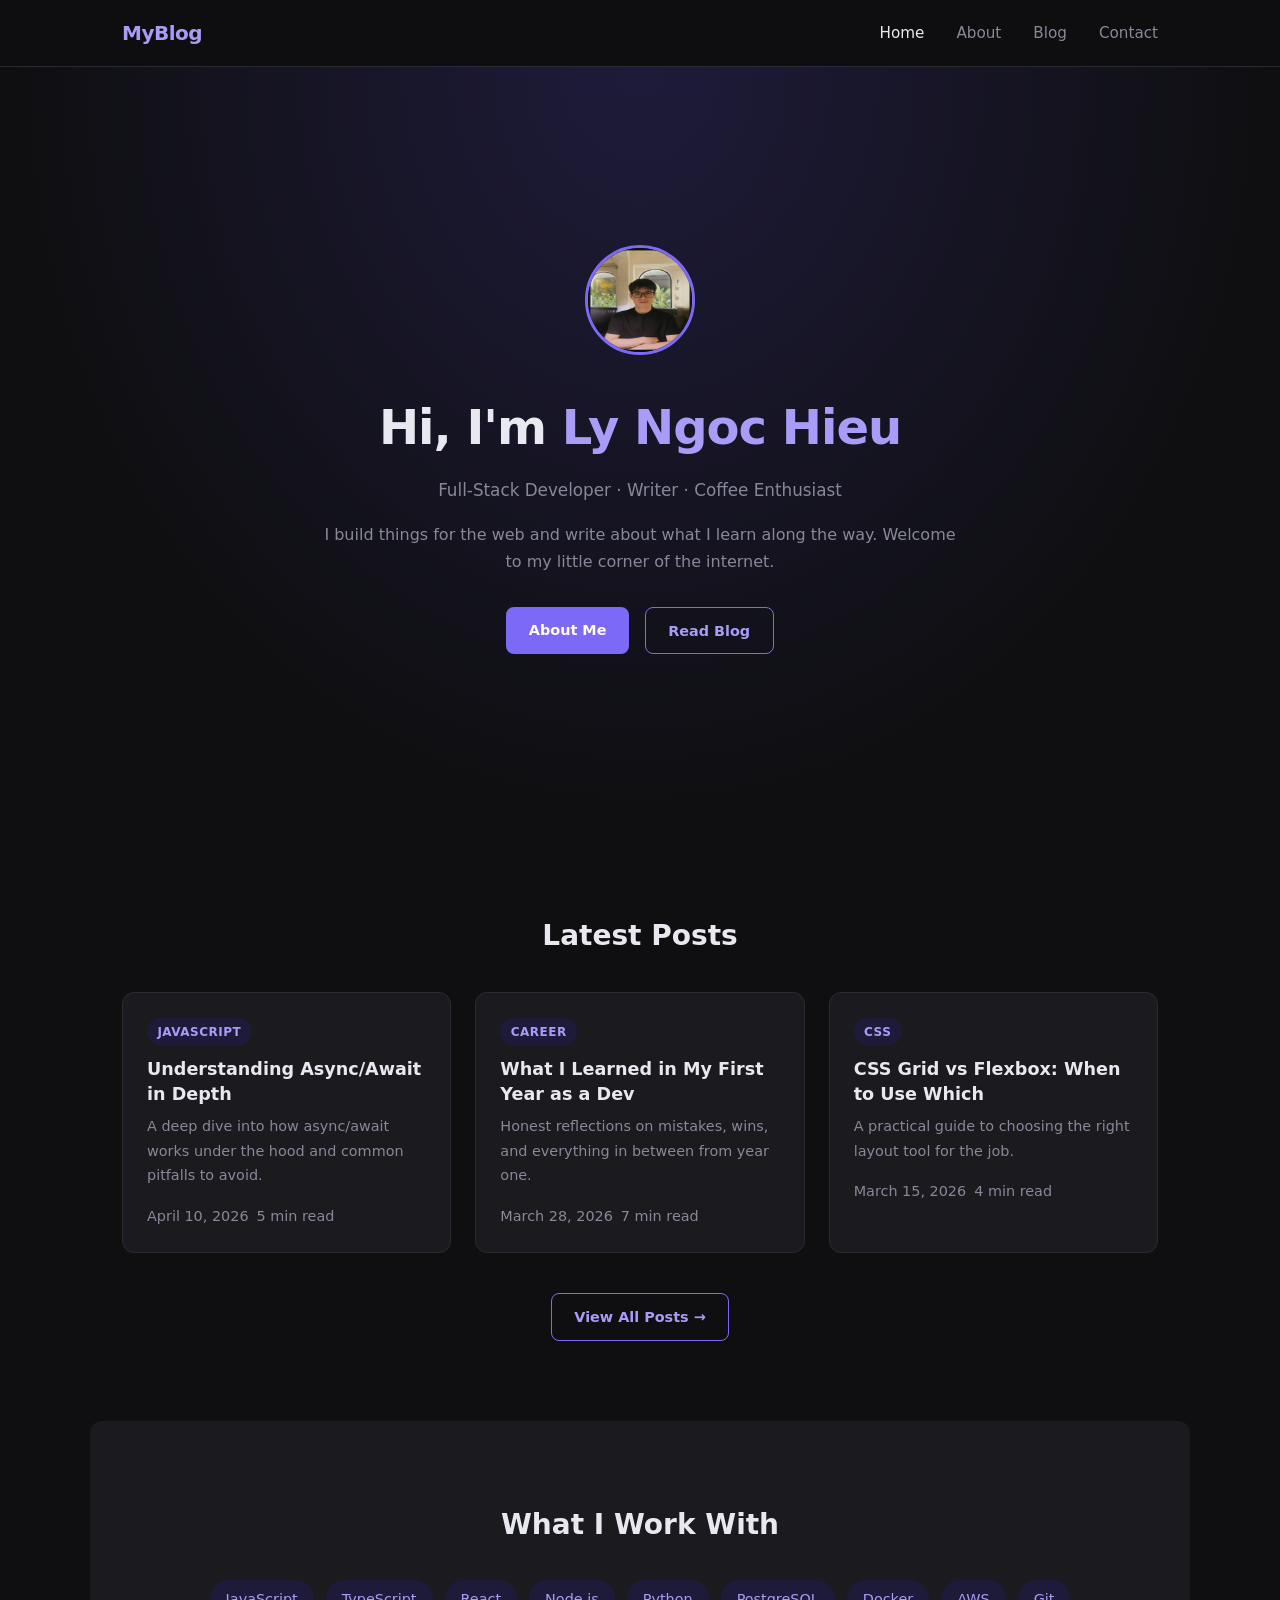
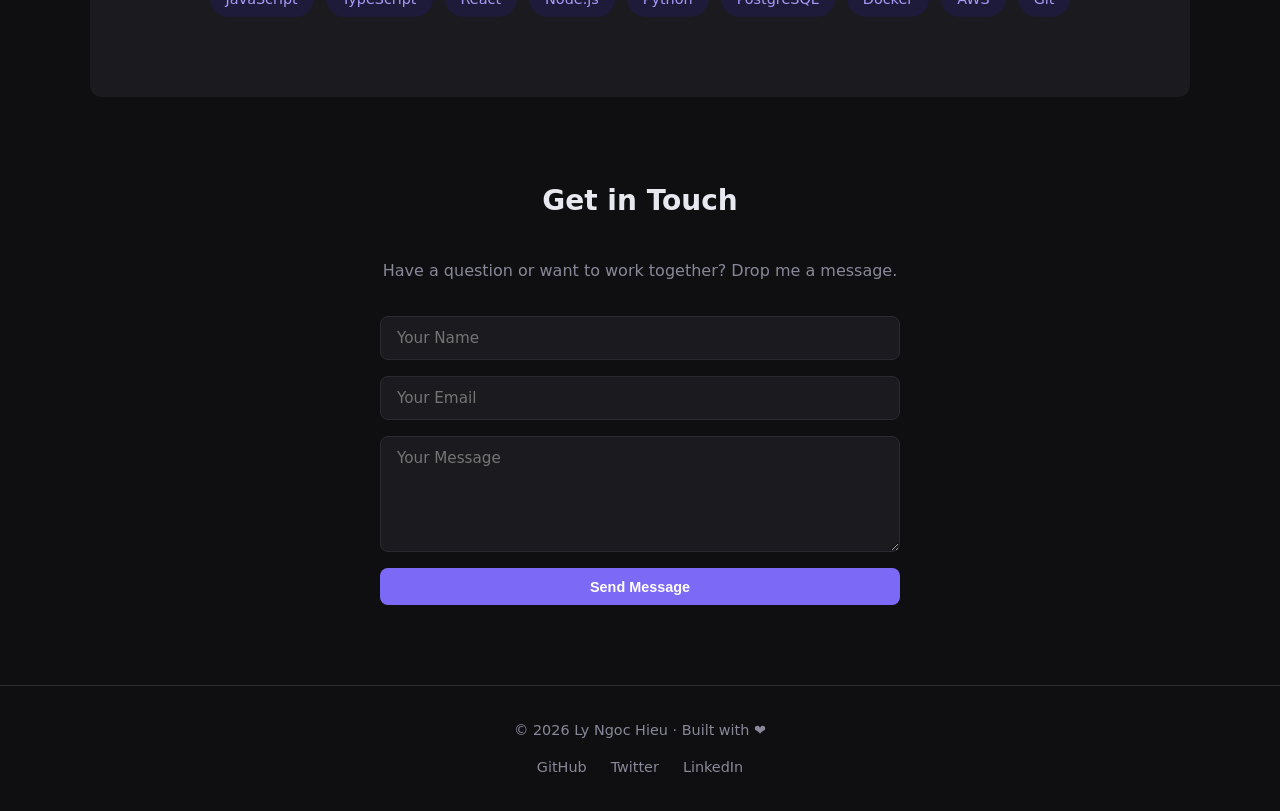
<file: index.html>
<!DOCTYPE html>
<html lang="en">

<head>
    <meta charset="UTF-8" />
    <meta name="viewport" content="width=device-width, initial-scale=1.0" />
    <title>My Blog</title>
    <link rel="stylesheet" href="style.css" />
</head>

<body>
    <header>
        <nav>
            <span class="logo">MyBlog</span>
            <ul>
                <li><a href="index.html" class="active">Home</a></li>
                <li><a href="about.html">About</a></li>
                <li><a href="blog.html">Blog</a></li>
                <li><a href="#contact">Contact</a></li>
            </ul>
        </nav>
    </header>

    <section class="hero">
        <div class="hero-content">
            <img src="hieu.jpg" alt="Avatar" class="avatar" />
            <h1>Hi, I'm <span class="highlight">Ly Ngoc Hieu</span></h1>
            <p class="tagline">Full-Stack Developer · Writer · Coffee Enthusiast</p>
            <p class="bio">I build things for the web and write about what I learn along the way. Welcome to my little
                corner of the internet.</p>
            <div class="hero-btns">
                <a href="about.html" class="btn btn-primary">About Me</a>
                <a href="blog.html" class="btn btn-outline">Read Blog</a>
            </div>
        </div>
    </section>

    <section class="featured">
        <h2>Latest Posts</h2>
        <div class="posts-grid">
            <article class="post-card">
                <span class="tag">JavaScript</span>
                <h3><a href="post.html">Understanding Async/Await in Depth</a></h3>
                <p>A deep dive into how async/await works under the hood and common pitfalls to avoid.</p>
                <div class="post-meta">
                    <span>April 10, 2026</span>
                    <span>5 min read</span>
                </div>
            </article>
            <article class="post-card">
                <span class="tag">Career</span>
                <h3><a href="post.html">What I Learned in My First Year as a Dev</a></h3>
                <p>Honest reflections on mistakes, wins, and everything in between from year one.</p>
                <div class="post-meta">
                    <span>March 28, 2026</span>
                    <span>7 min read</span>
                </div>
            </article>
            <article class="post-card">
                <span class="tag">CSS</span>
                <h3><a href="post.html">CSS Grid vs Flexbox: When to Use Which</a></h3>
                <p>A practical guide to choosing the right layout tool for the job.</p>
                <div class="post-meta">
                    <span>March 15, 2026</span>
                    <span>4 min read</span>
                </div>
            </article>
        </div>
        <a href="blog.html" class="btn btn-outline center-btn">View All Posts →</a>
    </section>

    <section class="skills-section">
        <h2>What I Work With</h2>
        <div class="skills">
            <span>JavaScript</span><span>TypeScript</span><span>React</span>
            <span>Node.js</span><span>Python</span><span>PostgreSQL</span>
            <span>Docker</span><span>AWS</span><span>Git</span>
        </div>
    </section>

    <section class="contact" id="contact">
        <h2>Get in Touch</h2>
        <p>Have a question or want to work together? Drop me a message.</p>
        <form class="contact-form">
            <input type="text" placeholder="Your Name" required />
            <input type="email" placeholder="Your Email" required />
            <textarea placeholder="Your Message" rows="5" required></textarea>
            <button type="submit" class="btn btn-primary">Send Message</button>
        </form>
    </section>

    <footer>
        <p>© 2026 Ly Ngoc Hieu · Built with ❤️</p>
        <div class="social-links">
            <a href="#">GitHub</a>
            <a href="#">Twitter</a>
            <a href="#">LinkedIn</a>
        </div>
    </footer>
</body>

</html>
</file>
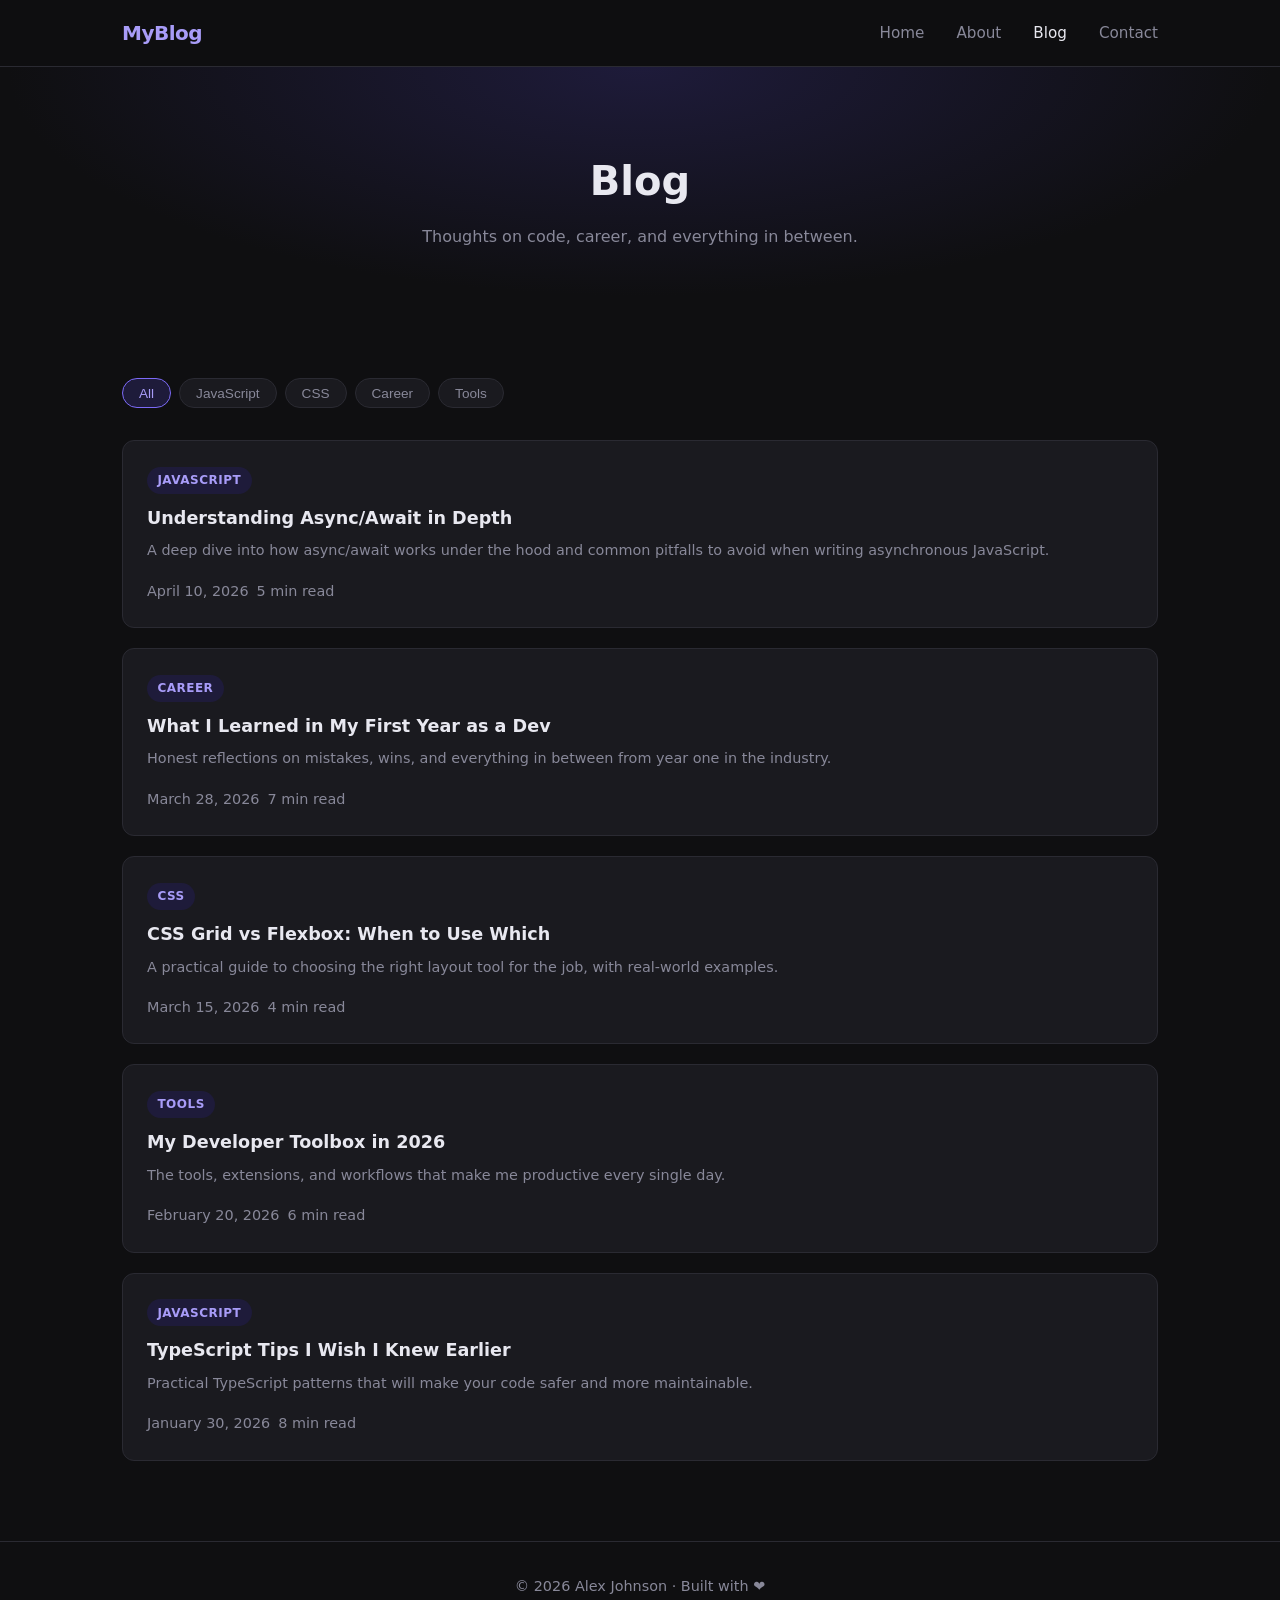
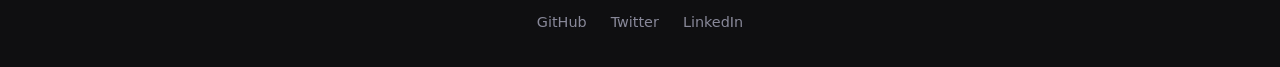
<file: blog.html>
<!DOCTYPE html>
<html lang="en">

<head>
    <meta charset="UTF-8" />
    <meta name="viewport" content="width=device-width, initial-scale=1.0" />
    <title>Blog – MyBlog</title>
    <link rel="stylesheet" href="style.css" />
</head>

<body>
    <header>
        <nav>
            <span class="logo">MyBlog</span>
            <ul>
                <li><a href="index.html">Home</a></li>
                <li><a href="about.html">About</a></li>
                <li><a href="blog.html" class="active">Blog</a></li>
                <li><a href="index.html#contact">Contact</a></li>
            </ul>
        </nav>
    </header>

    <section class="page-hero">
        <h1>Blog</h1>
        <p>Thoughts on code, career, and everything in between.</p>
    </section>

    <section class="blog-list">
        <div class="filter-tags">
            <button class="tag-btn active">All</button>
            <button class="tag-btn">JavaScript</button>
            <button class="tag-btn">CSS</button>
            <button class="tag-btn">Career</button>
            <button class="tag-btn">Tools</button>
        </div>

        <div class="posts-list">
            <article class="post-card wide">
                <span class="tag">JavaScript</span>
                <h3><a href="post.html">Understanding Async/Await in Depth</a></h3>
                <p>A deep dive into how async/await works under the hood and common pitfalls to avoid when writing
                    asynchronous JavaScript.</p>
                <div class="post-meta">
                    <span>April 10, 2026</span>
                    <span>5 min read</span>
                </div>
            </article>
            <article class="post-card wide">
                <span class="tag">Career</span>
                <h3><a href="post.html">What I Learned in My First Year as a Dev</a></h3>
                <p>Honest reflections on mistakes, wins, and everything in between from year one in the industry.</p>
                <div class="post-meta">
                    <span>March 28, 2026</span>
                    <span>7 min read</span>
                </div>
            </article>
            <article class="post-card wide">
                <span class="tag">CSS</span>
                <h3><a href="post.html">CSS Grid vs Flexbox: When to Use Which</a></h3>
                <p>A practical guide to choosing the right layout tool for the job, with real-world examples.</p>
                <div class="post-meta">
                    <span>March 15, 2026</span>
                    <span>4 min read</span>
                </div>
            </article>
            <article class="post-card wide">
                <span class="tag">Tools</span>
                <h3><a href="post.html">My Developer Toolbox in 2026</a></h3>
                <p>The tools, extensions, and workflows that make me productive every single day.</p>
                <div class="post-meta">
                    <span>February 20, 2026</span>
                    <span>6 min read</span>
                </div>
            </article>
            <article class="post-card wide">
                <span class="tag">JavaScript</span>
                <h3><a href="post.html">TypeScript Tips I Wish I Knew Earlier</a></h3>
                <p>Practical TypeScript patterns that will make your code safer and more maintainable.</p>
                <div class="post-meta">
                    <span>January 30, 2026</span>
                    <span>8 min read</span>
                </div>
            </article>
        </div>
    </section>

    <footer>
        <p>© 2026 Alex Johnson · Built with ❤️</p>
        <div class="social-links">
            <a href="#">GitHub</a>
            <a href="#">Twitter</a>
            <a href="#">LinkedIn</a>
        </div>
    </footer>

    <script>
        document.querySelectorAll('.tag-btn').forEach(btn => {
            btn.addEventListener('click', () => {
                document.querySelectorAll('.tag-btn').forEach(b => b.classList.remove('active'));
                btn.classList.add('active');
            });
        });
    </script>
</body>

</html>
</file>
<file: style.css>
/* ── Reset & Base ── */
*, *::before, *::after { box-sizing: border-box; margin: 0; padding: 0; }

:root {
  --bg: #0f0f11;
  --surface: #1a1a1f;
  --border: #2a2a32;
  --text: #e8e8f0;
  --muted: #888899;
  --accent: #7c6af7;
  --accent-light: #a89cf8;
  --tag-bg: #1e1b3a;
  --tag-color: #a89cf8;
  --radius: 12px;
  --font: 'Segoe UI', system-ui, sans-serif;
}

html { scroll-behavior: smooth; }

body {
  background: var(--bg);
  color: var(--text);
  font-family: var(--font);
  font-size: 16px;
  line-height: 1.7;
}

a { color: inherit; text-decoration: none; }

/* ── Nav ── */
header {
  position: sticky;
  top: 0;
  z-index: 100;
  background: rgba(15, 15, 17, 0.85);
  backdrop-filter: blur(12px);
  border-bottom: 1px solid var(--border);
}

nav {
  max-width: 1100px;
  margin: 0 auto;
  padding: 1rem 2rem;
  display: flex;
  align-items: center;
  justify-content: space-between;
}

.logo {
  font-size: 1.25rem;
  font-weight: 700;
  color: var(--accent-light);
  letter-spacing: -0.5px;
}

nav ul {
  list-style: none;
  display: flex;
  gap: 2rem;
}

nav ul a {
  color: var(--muted);
  font-size: 0.95rem;
  transition: color 0.2s;
}

nav ul a:hover, nav ul a.active { color: var(--text); }

/* ── Buttons ── */
.btn {
  display: inline-block;
  padding: 0.65rem 1.4rem;
  border-radius: 8px;
  font-size: 0.9rem;
  font-weight: 600;
  cursor: pointer;
  transition: all 0.2s;
  border: none;
}

.btn-primary {
  background: var(--accent);
  color: #fff;
}

.btn-primary:hover { background: var(--accent-light); }

.btn-outline {
  background: transparent;
  color: var(--accent-light);
  border: 1px solid var(--accent);
}

.btn-outline:hover { background: var(--tag-bg); }

/* ── Hero ── */
.hero {
  min-height: 85vh;
  display: flex;
  align-items: center;
  justify-content: center;
  text-align: center;
  padding: 4rem 2rem;
  background: radial-gradient(ellipse at 50% 0%, #1e1b3a 0%, transparent 70%);
}

.hero-content { max-width: 640px; }

.avatar {
  width: 110px;
  height: 110px;
  border-radius: 50%;
  border: 3px solid var(--accent);
  margin-bottom: 1.5rem;
  background: var(--surface);
}

.hero h1 {
  font-size: clamp(2rem, 5vw, 3rem);
  font-weight: 800;
  letter-spacing: -1px;
  margin-bottom: 0.5rem;
}

.highlight { color: var(--accent-light); }

.tagline {
  color: var(--muted);
  font-size: 1.05rem;
  margin-bottom: 1rem;
}

.bio {
  color: var(--muted);
  margin-bottom: 2rem;
  font-size: 1rem;
}

.hero-btns { display: flex; gap: 1rem; justify-content: center; flex-wrap: wrap; }

/* ── Sections ── */
section { padding: 5rem 2rem; }

section h2 {
  font-size: 1.75rem;
  font-weight: 700;
  margin-bottom: 2rem;
  text-align: center;
}

.featured, .blog-list, .skills-section, .about-content { max-width: 1100px; margin: 0 auto; }

/* ── Post Cards ── */
.posts-grid {
  display: grid;
  grid-template-columns: repeat(auto-fill, minmax(300px, 1fr));
  gap: 1.5rem;
  margin-bottom: 2.5rem;
}

.post-card {
  background: var(--surface);
  border: 1px solid var(--border);
  border-radius: var(--radius);
  padding: 1.5rem;
  transition: border-color 0.2s, transform 0.2s;
}

.post-card:hover {
  border-color: var(--accent);
  transform: translateY(-3px);
}

.post-card.wide { max-width: 100%; }

.posts-list { display: flex; flex-direction: column; gap: 1.25rem; }

.tag {
  display: inline-block;
  background: var(--tag-bg);
  color: var(--tag-color);
  font-size: 0.75rem;
  font-weight: 600;
  padding: 0.2rem 0.65rem;
  border-radius: 20px;
  margin-bottom: 0.75rem;
  text-transform: uppercase;
  letter-spacing: 0.5px;
}

.post-card h3 {
  font-size: 1.1rem;
  margin-bottom: 0.5rem;
  line-height: 1.4;
}

.post-card h3 a:hover { color: var(--accent-light); }

.post-card p { color: var(--muted); font-size: 0.9rem; margin-bottom: 1rem; }

.post-meta {
  display: flex;
  gap: 1rem;
  font-size: 0.8rem;
  color: var(--muted);
}

.center-btn { display: block; width: fit-content; margin: 0 auto; }

/* ── Skills ── */
.skills-section { background: var(--surface); border-radius: var(--radius); }

.skills {
  display: flex;
  flex-wrap: wrap;
  gap: 0.75rem;
  justify-content: center;
}

.skills span {
  background: var(--tag-bg);
  color: var(--tag-color);
  padding: 0.4rem 1rem;
  border-radius: 20px;
  font-size: 0.9rem;
  font-weight: 500;
}

/* ── Contact ── */
.contact { text-align: center; }
.contact p { color: var(--muted); margin-bottom: 2rem; }

.contact-form {
  max-width: 520px;
  margin: 0 auto;
  display: flex;
  flex-direction: column;
  gap: 1rem;
}

.contact-form input,
.contact-form textarea {
  background: var(--surface);
  border: 1px solid var(--border);
  border-radius: 8px;
  padding: 0.75rem 1rem;
  color: var(--text);
  font-family: var(--font);
  font-size: 0.95rem;
  transition: border-color 0.2s;
  resize: vertical;
}

.contact-form input:focus,
.contact-form textarea:focus {
  outline: none;
  border-color: var(--accent);
}

/* ── Page Hero ── */
.page-hero {
  text-align: center;
  padding: 5rem 2rem 3rem;
  background: radial-gradient(ellipse at 50% 0%, #1e1b3a 0%, transparent 70%);
}

.page-hero h1 { font-size: 2.5rem; font-weight: 800; margin-bottom: 0.5rem; }
.page-hero p { color: var(--muted); }

/* ── About ── */
.about-grid {
  display: grid;
  grid-template-columns: 1fr 2fr;
  gap: 3rem;
  align-items: start;
  margin-bottom: 4rem;
}

.about-img img {
  width: 100%;
  max-width: 260px;
  border-radius: var(--radius);
  border: 2px solid var(--border);
  background: var(--surface);
}

.about-text h2 { font-size: 1.75rem; margin-bottom: 1rem; text-align: left; }
.about-text p { color: var(--muted); margin-bottom: 1rem; }
.about-links { display: flex; gap: 1rem; margin-top: 1.5rem; flex-wrap: wrap; }

/* ── Timeline ── */
.timeline h2 { text-align: left; margin-bottom: 1.5rem; }

.timeline-items { display: flex; flex-direction: column; gap: 1.5rem; }

.timeline-item {
  display: flex;
  gap: 1.5rem;
  padding: 1.25rem;
  background: var(--surface);
  border: 1px solid var(--border);
  border-radius: var(--radius);
}

.year {
  color: var(--accent-light);
  font-weight: 700;
  font-size: 0.9rem;
  min-width: 50px;
  padding-top: 2px;
}

.timeline-item h4 { font-size: 1rem; margin-bottom: 0.25rem; }
.timeline-item p { color: var(--muted); font-size: 0.9rem; }

/* ── Filter Tags ── */
.filter-tags {
  display: flex;
  gap: 0.5rem;
  flex-wrap: wrap;
  margin-bottom: 2rem;
}

.tag-btn {
  background: var(--surface);
  border: 1px solid var(--border);
  color: var(--muted);
  padding: 0.4rem 1rem;
  border-radius: 20px;
  font-size: 0.85rem;
  cursor: pointer;
  transition: all 0.2s;
}

.tag-btn:hover, .tag-btn.active {
  background: var(--tag-bg);
  border-color: var(--accent);
  color: var(--accent-light);
}

/* ── Post Page ── */
.post-page {
  max-width: 720px;
  margin: 0 auto;
  padding: 3rem 2rem 5rem;
}

.post-header { margin-bottom: 2.5rem; }
.post-header h1 { font-size: 2rem; font-weight: 800; margin: 0.75rem 0 1rem; line-height: 1.3; }

.post-meta {
  display: flex;
  align-items: center;
  gap: 0.5rem;
  color: var(--muted);
  font-size: 0.9rem;
  flex-wrap: wrap;
}

.author-avatar {
  width: 32px;
  height: 32px;
  border-radius: 50%;
  background: var(--surface);
}

.post-body h2 { font-size: 1.35rem; margin: 2rem 0 0.75rem; }
.post-body p { color: var(--muted); margin-bottom: 1.25rem; }

.post-body pre {
  background: var(--surface);
  border: 1px solid var(--border);
  border-radius: 8px;
  padding: 1.25rem;
  overflow-x: auto;
  margin-bottom: 1.5rem;
}

.post-body code {
  font-family: 'Cascadia Code', 'Fira Code', monospace;
  font-size: 0.88rem;
  color: var(--accent-light);
}

.post-body p code {
  background: var(--surface);
  padding: 0.1rem 0.4rem;
  border-radius: 4px;
  font-size: 0.9em;
}

.post-footer { margin-top: 3rem; padding-top: 2rem; border-top: 1px solid var(--border); }

/* ── Footer ── */
footer {
  border-top: 1px solid var(--border);
  padding: 2rem;
  text-align: center;
  color: var(--muted);
  font-size: 0.9rem;
}

.social-links {
  display: flex;
  gap: 1.5rem;
  justify-content: center;
  margin-top: 0.75rem;
}

.social-links a { color: var(--muted); transition: color 0.2s; }
.social-links a:hover { color: var(--accent-light); }

/* ── Responsive ── */
@media (max-width: 768px) {
  nav ul { gap: 1rem; }
  .about-grid { grid-template-columns: 1fr; }
  .about-img img { max-width: 160px; }
  .posts-grid { grid-template-columns: 1fr; }
}

@media (max-width: 480px) {
  nav ul { display: none; }
  .hero h1 { font-size: 1.75rem; }
}
</file>
